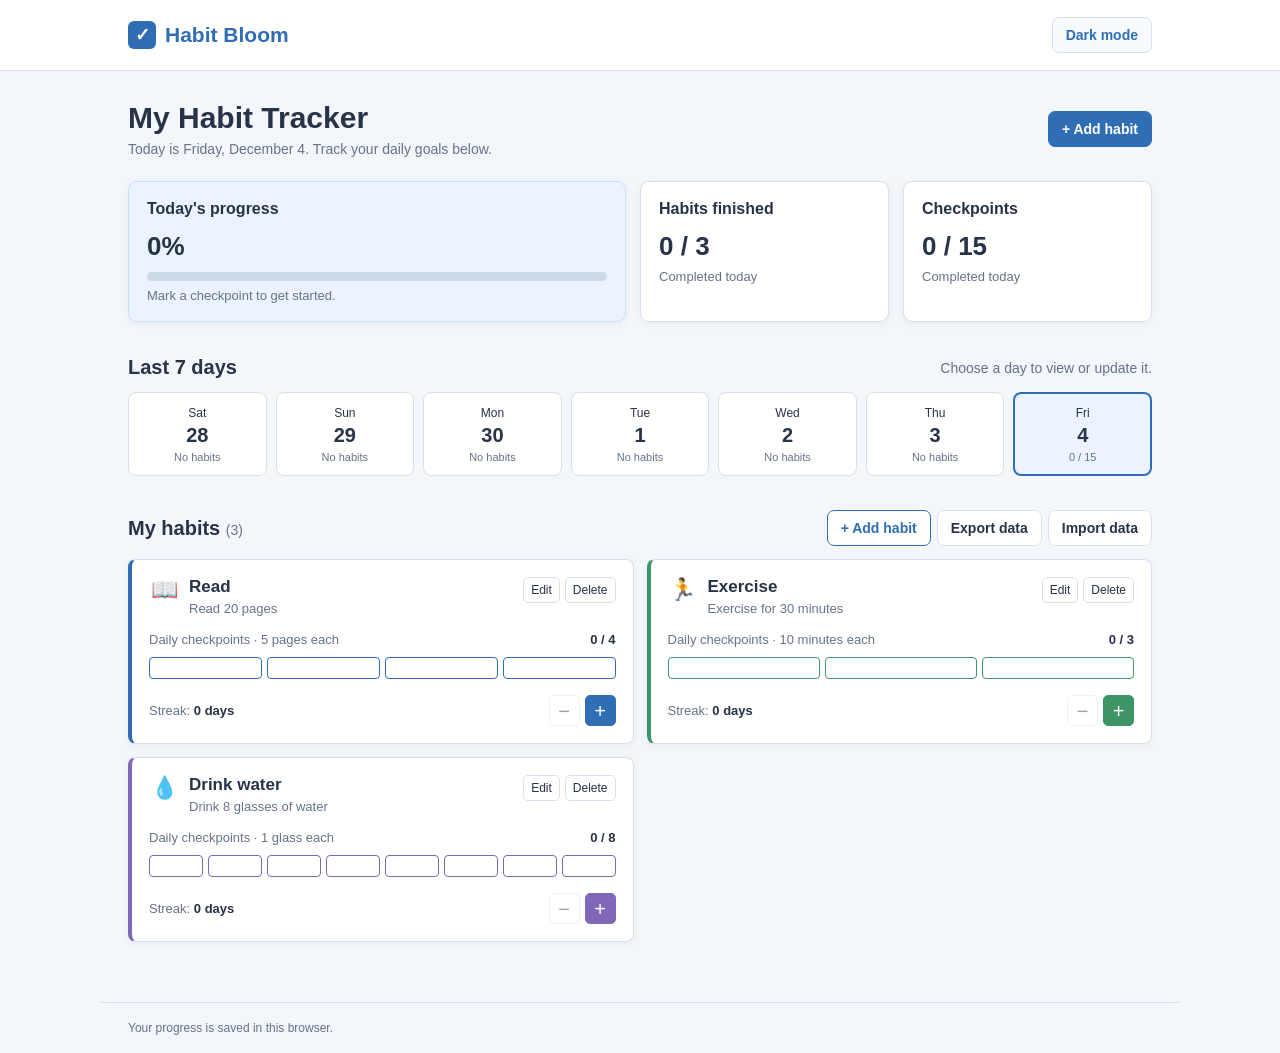
<file: index.html>
<!doctype html>
<html lang="en">
<head>
  <meta charset="utf-8">
  <meta name="viewport" content="width=device-width, initial-scale=1">
  <meta name="description" content="Habit Bloom helps you track daily habits with checkpoints.">
  <title>Habit Bloom - Habit Tracker</title>
  <link rel="icon" href="favicon.svg" type="image/svg+xml">
  <link rel="stylesheet" href="styles.css">
  <script src="app.js" defer></script>
</head>
<body>
  <header class="site-header">
    <div class="header-inner">
      <a class="brand" href="./"><span class="brand-icon" aria-hidden="true">✓</span> Habit Bloom</a>
      <button id="theme-toggle" class="button button-light" type="button">Dark mode</button>
    </div>
  </header>

  <main class="container">
    <div class="page-heading">
      <div>
        <h1>My Habit Tracker</h1>
        <p>Today is <span id="today-label"></span>. Track your daily goals below.</p>
      </div>
      <button id="add-habit-top" class="button button-primary" type="button">+ Add habit</button>
    </div>

    <section class="summary" aria-label="Today's summary">
      <div class="summary-box summary-progress">
        <h2>Today's progress</h2>
        <strong id="progress-percent">0%</strong>
        <div class="progress-track" role="progressbar" id="progress-track" aria-valuenow="0" aria-valuemin="0" aria-valuemax="100" aria-label="Today's checkpoint progress">
          <div id="progress-fill" class="progress-fill"></div>
        </div>
        <p id="progress-message">Mark a checkpoint to get started.</p>
      </div>
      <div class="summary-box">
        <h2>Habits finished</h2>
        <strong id="habits-done">0 / 0</strong>
        <p>Completed today</p>
      </div>
      <div class="summary-box">
        <h2>Checkpoints</h2>
        <strong id="checkpoints-done">0 / 0</strong>
        <p>Completed today</p>
      </div>
    </section>

    <section class="section" aria-labelledby="week-heading">
      <div class="section-heading">
        <h2 id="week-heading">Last 7 days</h2>
        <p>Choose a day to view or update it.</p>
      </div>
      <div id="week-list" class="week-list" aria-label="Last seven days"></div>
    </section>

    <section class="section" aria-labelledby="habits-heading">
      <div class="section-heading habits-heading">
        <h2 id="habits-heading">My habits <span id="habit-count" class="count-label">0</span></h2>
        <div class="toolbar">
          <button id="add-habit-bottom" class="button button-outline" type="button">+ Add habit</button>
          <button id="export-button" class="button button-plain" type="button">Export data</button>
          <button id="import-button" class="button button-plain" type="button">Import data</button>
          <input id="import-file" type="file" accept=".json,application/json" hidden>
        </div>
      </div>
      <div id="selected-date-message" class="selected-date-message" hidden>
        <span id="selected-date-label"></span>
        <button id="back-to-today" class="button button-plain" type="button">Back to today</button>
      </div>
      <div id="habit-list" class="habit-list"></div>
    </section>
  </main>

  <footer class="footer">Your progress is saved in this browser.</footer>

  <dialog id="habit-dialog" class="habit-dialog" aria-labelledby="dialog-heading">
    <form id="habit-form" novalidate>
      <div class="dialog-heading">
        <h2 id="dialog-heading">Add a habit</h2>
        <button id="close-dialog" class="close-button" type="button" aria-label="Close">×</button>
      </div>

      <label for="habit-name">Habit name *</label>
      <input id="habit-name" name="name" maxlength="48" placeholder="Example: Read a book" required>

      <label for="habit-note">Short note (optional)</label>
      <input id="habit-note" name="note" maxlength="100" placeholder="Example: Read 20 pages">

      <div class="form-row">
        <div>
          <label for="habit-target">Checkpoints per day *</label>
          <input id="habit-target" name="target" type="number" min="1" max="12" value="3" required>
        </div>
        <div>
          <label for="habit-unit">One checkpoint means</label>
          <input id="habit-unit" name="unit" maxlength="24" placeholder="Example: 5 pages">
        </div>
      </div>

      <div class="form-row">
        <div>
          <label for="habit-icon">Symbol or emoji</label>
          <input id="habit-icon" name="icon" maxlength="8" value="✓">
        </div>
        <div>
          <label for="habit-color">Color</label>
          <select id="habit-color" name="color">
            <option value="blue">Blue</option>
            <option value="green">Green</option>
            <option value="orange">Orange</option>
            <option value="purple">Purple</option>
          </select>
        </div>
      </div>

      <p id="form-error" class="form-error" role="alert" hidden></p>
      <div class="dialog-buttons">
        <button id="cancel-dialog" class="button button-outline" type="button">Cancel</button>
        <button id="save-habit" class="button button-primary" type="submit">Add habit</button>
      </div>
    </form>
  </dialog>
  <div id="toast" class="toast" role="status" aria-live="polite"></div>
</body>
</html>
</file>
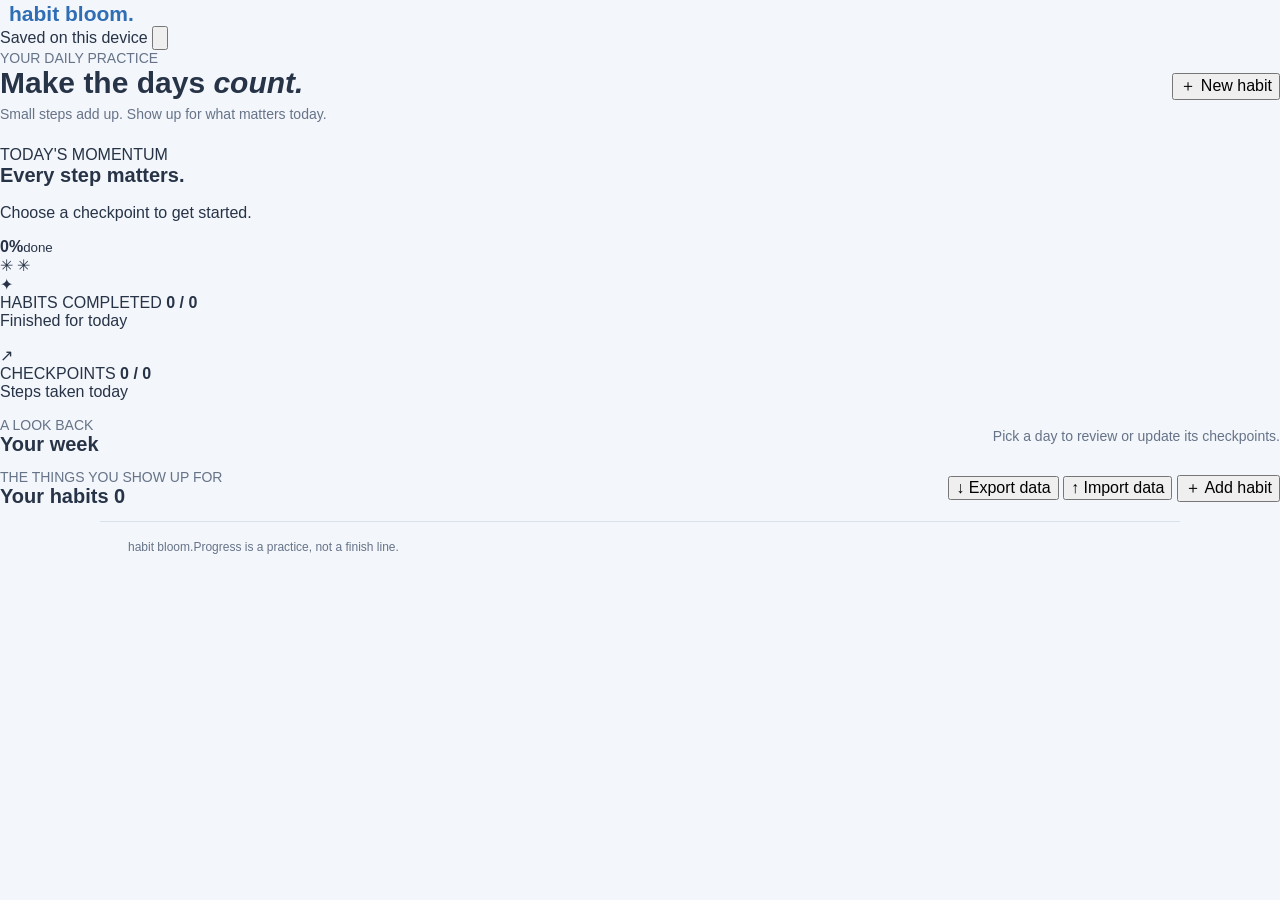
<file: index (1).html>
<!doctype html>
<html lang="en">
  <head>
    <meta charset="utf-8">
    <meta name="viewport" content="width=device-width, initial-scale=1">
    <meta name="theme-color" content="#f7f6f2">
    <meta name="description" content="A simple, beautiful daily habit tracker with checkpoints, a seven-day view, and streaks.">
    <title>Habit Bloom — Make the days count</title>
    <link rel="icon" type="image/svg+xml" href="favicon.svg">
    <link rel="stylesheet" href="styles.css">
    <script src="app.js" defer></script>
  </head>
  <body>
    <div class="app-shell">
      <header class="topbar">
        <a class="brand" href="./" aria-label="Habit Bloom home">
          <span class="brand-mark" aria-hidden="true"><span></span><span></span><span></span><span></span></span>
          <span>habit bloom<span class="brand-dot">.</span></span>
        </a>
        <div class="topbar-actions">
          <span class="privacy-note"><span class="privacy-dot"></span> Saved on this device</span>
          <button class="icon-button" id="theme-toggle" type="button" aria-label="Switch to dark mode" title="Toggle theme">
            <svg viewBox="0 0 24 24" aria-hidden="true"><path d="M20.2 15.8A8.5 8.5 0 0 1 8.2 3.8 8.5 8.5 0 1 0 20.2 15.8Z"/></svg>
          </button>
        </div>
      </header>

      <main>
        <section class="page-heading" aria-labelledby="page-title">
          <div>
            <p class="eyebrow">YOUR DAILY PRACTICE <span class="eyebrow-line"></span> <span id="live-date"></span></p>
            <h1 id="page-title">Make the days <em>count.</em></h1>
            <p class="lead">Small steps add up. Show up for what matters today.</p>
          </div>
          <button class="primary-button heading-add" id="add-habit-top" type="button"><span aria-hidden="true">＋</span> New habit</button>
        </section>

        <section class="overview" aria-label="Progress overview">
          <div class="momentum-card">
            <div class="momentum-copy">
              <span class="card-kicker">TODAY'S MOMENTUM</span>
              <h2 id="momentum-title">Every step matters.</h2>
              <p id="momentum-message">Choose a checkpoint to get started.</p>
            </div>
            <div class="progress-ring" id="progress-ring" role="img" aria-label="0 percent of today's checkpoints completed">
              <div class="ring-inner"><strong id="progress-percent">0%</strong><small>done</small></div>
            </div>
            <span class="momentum-sparkle sparkle-one" aria-hidden="true">✳</span>
            <span class="momentum-sparkle sparkle-two" aria-hidden="true">✳</span>
          </div>
          <div class="stat-card">
            <div class="stat-icon stat-icon-purple" aria-hidden="true">✦</div>
            <span class="stat-label">HABITS COMPLETED</span>
            <strong id="habits-complete">0 <span>/ 0</span></strong>
            <p>Finished for today</p>
          </div>
          <div class="stat-card">
            <div class="stat-icon stat-icon-orange" aria-hidden="true">↗</div>
            <span class="stat-label">CHECKPOINTS</span>
            <strong id="checkpoints-complete">0 <span>/ 0</span></strong>
            <p>Steps taken today</p>
          </div>
        </section>

        <section class="week-section" aria-labelledby="week-title">
          <div class="section-heading">
            <div><p class="section-overline">A LOOK BACK</p><h2 id="week-title">Your week</h2></div>
            <p>Pick a day to review or update its checkpoints.</p>
          </div>
          <div class="week-strip" id="week-strip" aria-label="Last seven days"></div>
        </section>

        <section class="habits-section" aria-labelledby="habits-title">
          <div class="section-heading habits-heading">
            <div><p class="section-overline">THE THINGS YOU SHOW UP FOR</p><h2 id="habits-title">Your habits <span class="habit-count" id="habit-count">0</span></h2></div>
            <div class="habit-toolbar">
              <button class="text-button" id="export-button" type="button" title="Download a backup of your habits">↓ Export data</button>
              <button class="text-button" id="import-button" type="button" title="Restore habits from a Habit Bloom backup">↑ Import data</button>
              <input id="import-file" type="file" accept="application/json,.json" hidden>
              <button class="secondary-button" id="add-habit-inline" type="button"><span aria-hidden="true">＋</span> Add habit</button>
            </div>
          </div>
          <div class="selected-day-banner" id="selected-day-banner" hidden>
            <span id="selected-day-label"></span>
            <button class="text-button" id="return-today" type="button">Back to today →</button>
          </div>
          <div class="habits-grid" id="habits-grid"></div>
        </section>
      </main>
      <footer class="footer"><span>habit bloom<span class="brand-dot">.</span></span><span>Progress is a practice, not a finish line.</span></footer>
    </div>

    <dialog id="habit-dialog" class="habit-dialog" aria-labelledby="dialog-title">
      <form id="habit-form" novalidate>
        <div class="dialog-head"><div><p class="section-overline">MAKE IT YOURS</p><h2 id="dialog-title">New habit</h2></div><button class="icon-button close-button" type="button" id="close-dialog" aria-label="Close dialog">×</button></div>
        <label for="habit-name">Habit name <span class="required">*</span></label>
        <input id="habit-name" name="name" type="text" maxlength="48" placeholder="e.g. Read for 20 minutes" required>
        <label for="habit-note">A little reminder <span class="optional">(optional)</span></label>
        <input id="habit-note" name="note" type="text" maxlength="100" placeholder="Why this matters to you">
        <div class="form-row">
          <div><label for="habit-target">Checkpoints per day <span class="required">*</span></label><input id="habit-target" name="target" type="number" min="1" max="12" value="3" required></div>
          <div><label for="habit-unit">Each checkpoint is</label><input id="habit-unit" name="unit" type="text" maxlength="24" placeholder="e.g. 10 minutes"></div>
        </div>
        <div class="form-row form-row-short">
          <div><label for="habit-icon">Icon</label><input id="habit-icon" name="icon" type="text" maxlength="8" value="✦" aria-describedby="icon-hint"><small id="icon-hint">Use an emoji or symbol</small></div>
          <div><label for="habit-color">Color</label><select id="habit-color" name="color"><option value="coral">Coral</option><option value="violet">Violet</option><option value="green">Green</option><option value="blue">Blue</option><option value="amber">Amber</option></select></div>
        </div>
        <p class="form-error" id="form-error" role="alert" hidden></p>
        <div class="dialog-actions"><button class="text-button" type="button" id="cancel-dialog">Cancel</button><button class="primary-button" type="submit" id="save-habit">Create habit</button></div>
      </form>
    </dialog>
    <div class="toast" id="toast" role="status" aria-live="polite"></div>
  </body>
</html>
</file>
<file: styles.css>
:root {
  font-family: Arial, Helvetica, sans-serif;
  --background: #f3f6fa;
  --surface: #ffffff;
  --text: #273347;
  --muted: #667388;
  --border: #d8e1eb;
  --soft-blue: #eaf3ff;
  --blue: #2f6db5;
  --blue-hover: #24578f;
}

* { box-sizing: border-box; }
body { margin: 0; min-width: 320px; background: var(--background); color: var(--text); }
button, input, select { font: inherit; }
button { cursor: pointer; }
button:disabled { cursor: not-allowed; opacity: .45; }
button:focus-visible, input:focus-visible, select:focus-visible, a:focus-visible {
  outline: 3px solid #f2ad45;
  outline-offset: 2px;
}
h1, h2, h3, p { margin-top: 0; }
h1 { font-size: 30px; margin-bottom: 6px; }
h2 { font-size: 20px; }
h3 { font-size: 17px; }

.site-header { background: var(--surface); border-bottom: 1px solid var(--border); }
.header-inner {
  max-width: 1080px;
  margin: auto;
  padding: 17px 28px;
  display: flex;
  align-items: center;
  justify-content: space-between;
  gap: 16px;
}
.brand { display: inline-flex; align-items: center; gap: 9px; color: var(--blue); font-size: 21px; font-weight: bold; text-decoration: none; }
.brand-icon { width: 28px; height: 28px; display: grid; place-items: center; border-radius: 6px; background: var(--blue); color: white; font-size: 18px; }
.container { max-width: 1080px; margin: auto; padding: 30px 28px 60px; }
.page-heading, .section-heading { display: flex; justify-content: space-between; align-items: center; gap: 16px; }
.page-heading { margin-bottom: 24px; }
.page-heading p, .section-heading p { color: var(--muted); font-size: 14px; margin-bottom: 0; }

.button { padding: 9px 13px; border: 1px solid var(--border); border-radius: 7px; font-size: 14px; font-weight: 600; background: var(--surface); color: var(--text); }
.button-primary { background: var(--blue); border-color: var(--blue); color: white; }
.button-primary:hover { background: var(--blue-hover); }
.button-outline { border-color: var(--blue); color: var(--blue); }
.button-outline:hover, .button-plain:hover, .button-light:hover { background: var(--soft-blue); }
.button-light { background: #f7faff; color: var(--blue); }

.summary { display: grid; grid-template-columns: 2fr 1fr 1fr; gap: 14px; }
.summary-box {
  min-height: 126px;
  padding: 18px;
  background: var(--surface);
  border: 1px solid var(--border);
  border-radius: 9px;
  box-shadow: 0 2px 8px rgba(37, 61, 95, .06);
}
.summary-box h2 { font-size: 16px; margin-bottom: 13px; }
.summary-box strong { font-size: 26px; }
.summary-box p { color: var(--muted); font-size: 13px; margin: 7px 0 0; }
.summary-progress { background: var(--soft-blue); border-color: #cbdff8; }
.progress-track { height: 9px; margin-top: 10px; border-radius: 10px; background: #cbd9e9; overflow: hidden; }
.progress-fill { height: 100%; width: 0; background: var(--blue); transition: width .2s ease; }

.section { margin-top: 34px; }
.section-heading { margin-bottom: 13px; }
.section-heading h2 { margin-bottom: 0; }
.week-list { display: grid; grid-template-columns: repeat(7, minmax(80px, 1fr)); gap: 9px; }
.day-button {
  min-height: 84px;
  padding: 8px 4px;
  display: flex;
  flex-direction: column;
  align-items: center;
  justify-content: center;
  gap: 4px;
  border: 1px solid var(--border);
  border-radius: 8px;
  background: var(--surface);
  color: var(--text);
}
.day-button:hover { border-color: var(--blue); }
.day-button.selected { border: 2px solid var(--blue); background: var(--soft-blue); }
.day-name { font-size: 12px; }
.day-number { font-size: 20px; font-weight: bold; }
.day-progress { font-size: 11px; color: var(--muted); }
.day-progress.complete { color: #277a4a; }

.count-label { color: var(--muted); font-size: 14px; font-weight: normal; }
.toolbar { display: flex; flex-wrap: wrap; gap: 6px; }
.selected-date-message { padding: 8px 12px; margin-bottom: 11px; border: 1px solid var(--border); border-radius: 7px; background: var(--surface); }
.selected-date-message:not([hidden]) { display: flex; justify-content: space-between; align-items: center; }
.habit-list { display: grid; grid-template-columns: repeat(2, minmax(0, 1fr)); gap: 13px; }
.habit-card {
  min-width: 0;
  padding: 17px;
  border: 1px solid var(--border);
  border-left: 4px solid var(--accent);
  border-radius: 8px;
  background: var(--surface);
  box-shadow: 0 2px 8px rgba(37, 61, 95, .05);
}
.habit-card-header { display: flex; align-items: flex-start; gap: 10px; }
.habit-icon { width: 30px; flex: 0 0 30px; text-align: center; font-size: 22px; }
.habit-info { min-width: 0; flex: 1; }
.habit-info h3 { margin: 0 0 4px; overflow-wrap: anywhere; }
.habit-info p { margin: 0; color: var(--muted); font-size: 13px; overflow-wrap: anywhere; }
.card-actions { display: flex; gap: 5px; }
.card-actions button { padding: 5px 7px; border: 1px solid var(--border); border-radius: 5px; background: var(--surface); color: var(--text); font-size: 12px; }
.card-actions button:hover { background: var(--background); }
.habit-progress { display: flex; justify-content: space-between; gap: 8px; margin-top: 16px; font-size: 13px; }
.habit-progress span:first-child { color: var(--muted); }
.checkpoints { display: flex; gap: 5px; margin-top: 10px; }
.checkpoint { min-width: 0; height: 22px; flex: 1; border: 1px solid var(--accent); border-radius: 4px; background: var(--surface); }
.checkpoint.done { background: var(--accent); }
.checkpoint:hover { outline: 2px solid var(--accent); outline-offset: 1px; }
.habit-card-footer { display: flex; align-items: center; justify-content: space-between; margin-top: 16px; }
.streak { color: var(--muted); font-size: 13px; }
.streak strong { color: var(--text); }
.count-controls { display: flex; gap: 5px; }
.count-controls button { width: 31px; height: 31px; border: 1px solid var(--border); border-radius: 5px; background: var(--surface); color: var(--text); font-size: 20px; line-height: 1; }
.count-controls button.plus { background: var(--accent); border-color: var(--accent); color: white; }
.empty-state { grid-column: 1 / -1; padding: 30px; border: 1px dashed var(--border); border-radius: 8px; background: var(--surface); text-align: center; }
.empty-state p { color: var(--muted); font-size: 14px; }
.footer { max-width: 1080px; margin: auto; padding: 18px 28px; border-top: 1px solid var(--border); color: var(--muted); font-size: 12px; }

.habit-dialog { width: min(95vw, 480px); max-height: 90vh; padding: 0; border: 1px solid var(--border); border-radius: 9px; background: var(--surface); color: var(--text); box-shadow: 0 15px 35px rgba(0, 0, 0, .15); }
.habit-dialog::backdrop { background: rgba(0, 0, 0, .45); }
.habit-dialog form { padding: 20px; }
.dialog-heading { display: flex; justify-content: space-between; align-items: center; }
.dialog-heading h2 { margin: 0; }
.close-button { border: 0; background: transparent; color: var(--text); font-size: 25px; }
.habit-dialog label { display: block; margin: 14px 0 5px; font-size: 14px; }
.habit-dialog input, .habit-dialog select { width: 100%; padding: 8px; border: 1px solid var(--border); border-radius: 5px; background: var(--surface); color: var(--text); }
.form-row { display: grid; grid-template-columns: 1fr 1fr; gap: 12px; }
.form-error { color: #b62e2e; font-size: 13px; }
.dialog-buttons { display: flex; justify-content: flex-end; gap: 8px; margin-top: 20px; }
.toast { display: none; position: fixed; left: 50%; bottom: 18px; transform: translateX(-50%); padding: 10px 14px; border-radius: 5px; background: #273347; color: white; font-size: 13px; }
.toast.show { display: block; }

body.dark {
  --background: #171d26;
  --surface: #222b35;
  --text: #f3f5f7;
  --muted: #b6c1ca;
  --border: #4d5b68;
  --soft-blue: #263d59;
  --blue: #80b7ff;
  --blue-hover: #a7ceff;
}
.dark .brand-icon, .dark .button-primary { background: #3068aa; border-color: #3068aa; color: white; }
.dark .button-primary:hover { background: #24568f; }
.dark .summary-progress { border-color: #365271; }
.dark .progress-track { background: #48596b; }
.dark .progress-fill { background: #80b7ff; }
.dark .day-progress.complete { color: #91dda9; }

@media (max-width: 740px) {
  .summary { grid-template-columns: 1fr 1fr; }
  .summary-progress { grid-column: 1 / -1; }
  .week-list { overflow-x: auto; }
  .habit-list { grid-template-columns: 1fr; }
}
@media (max-width: 550px) {
  .header-inner { padding: 14px 16px; }
  .container { padding: 22px 16px 45px; }
  .page-heading, .section-heading { align-items: flex-start; flex-direction: column; }
  .form-row { grid-template-columns: 1fr; gap: 0; }
  .card-actions { flex-direction: column; }
}
@media (prefers-reduced-motion: reduce) {
  .progress-fill { transition: none; }
}
</file>
